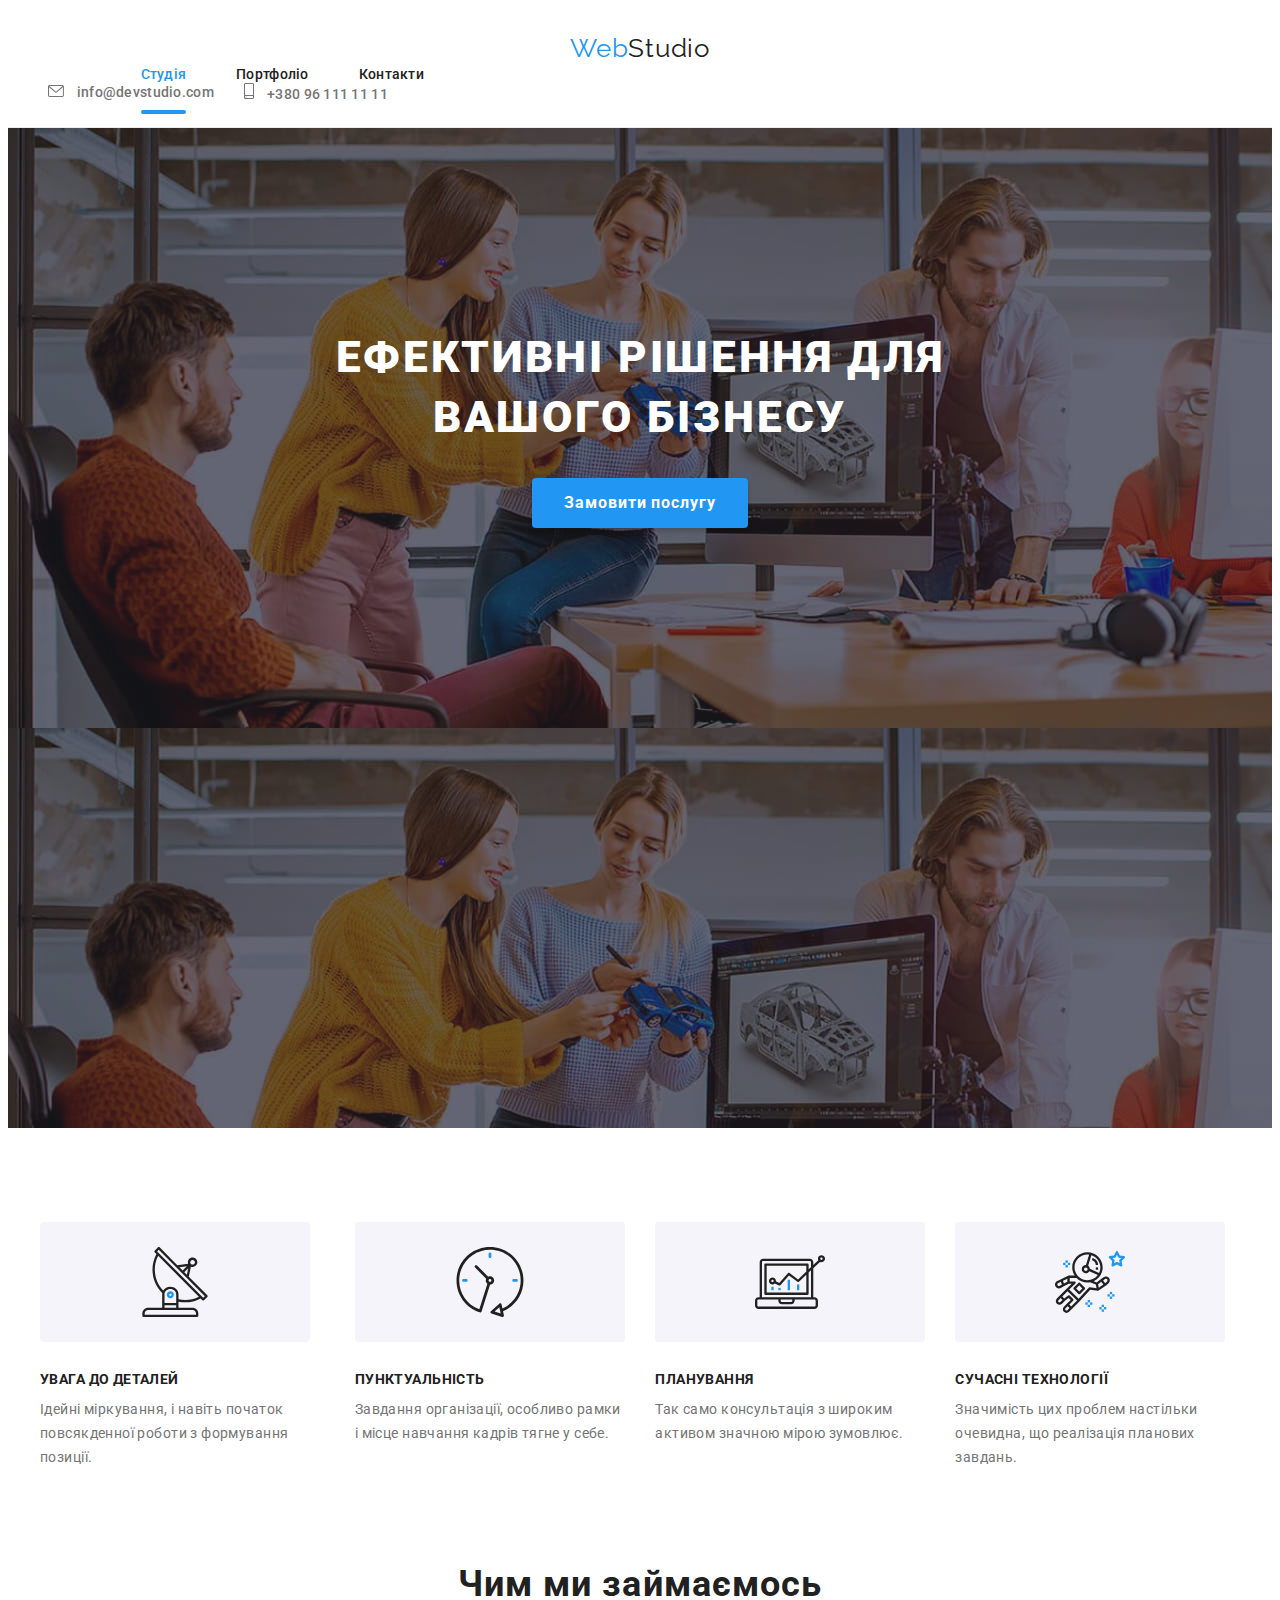
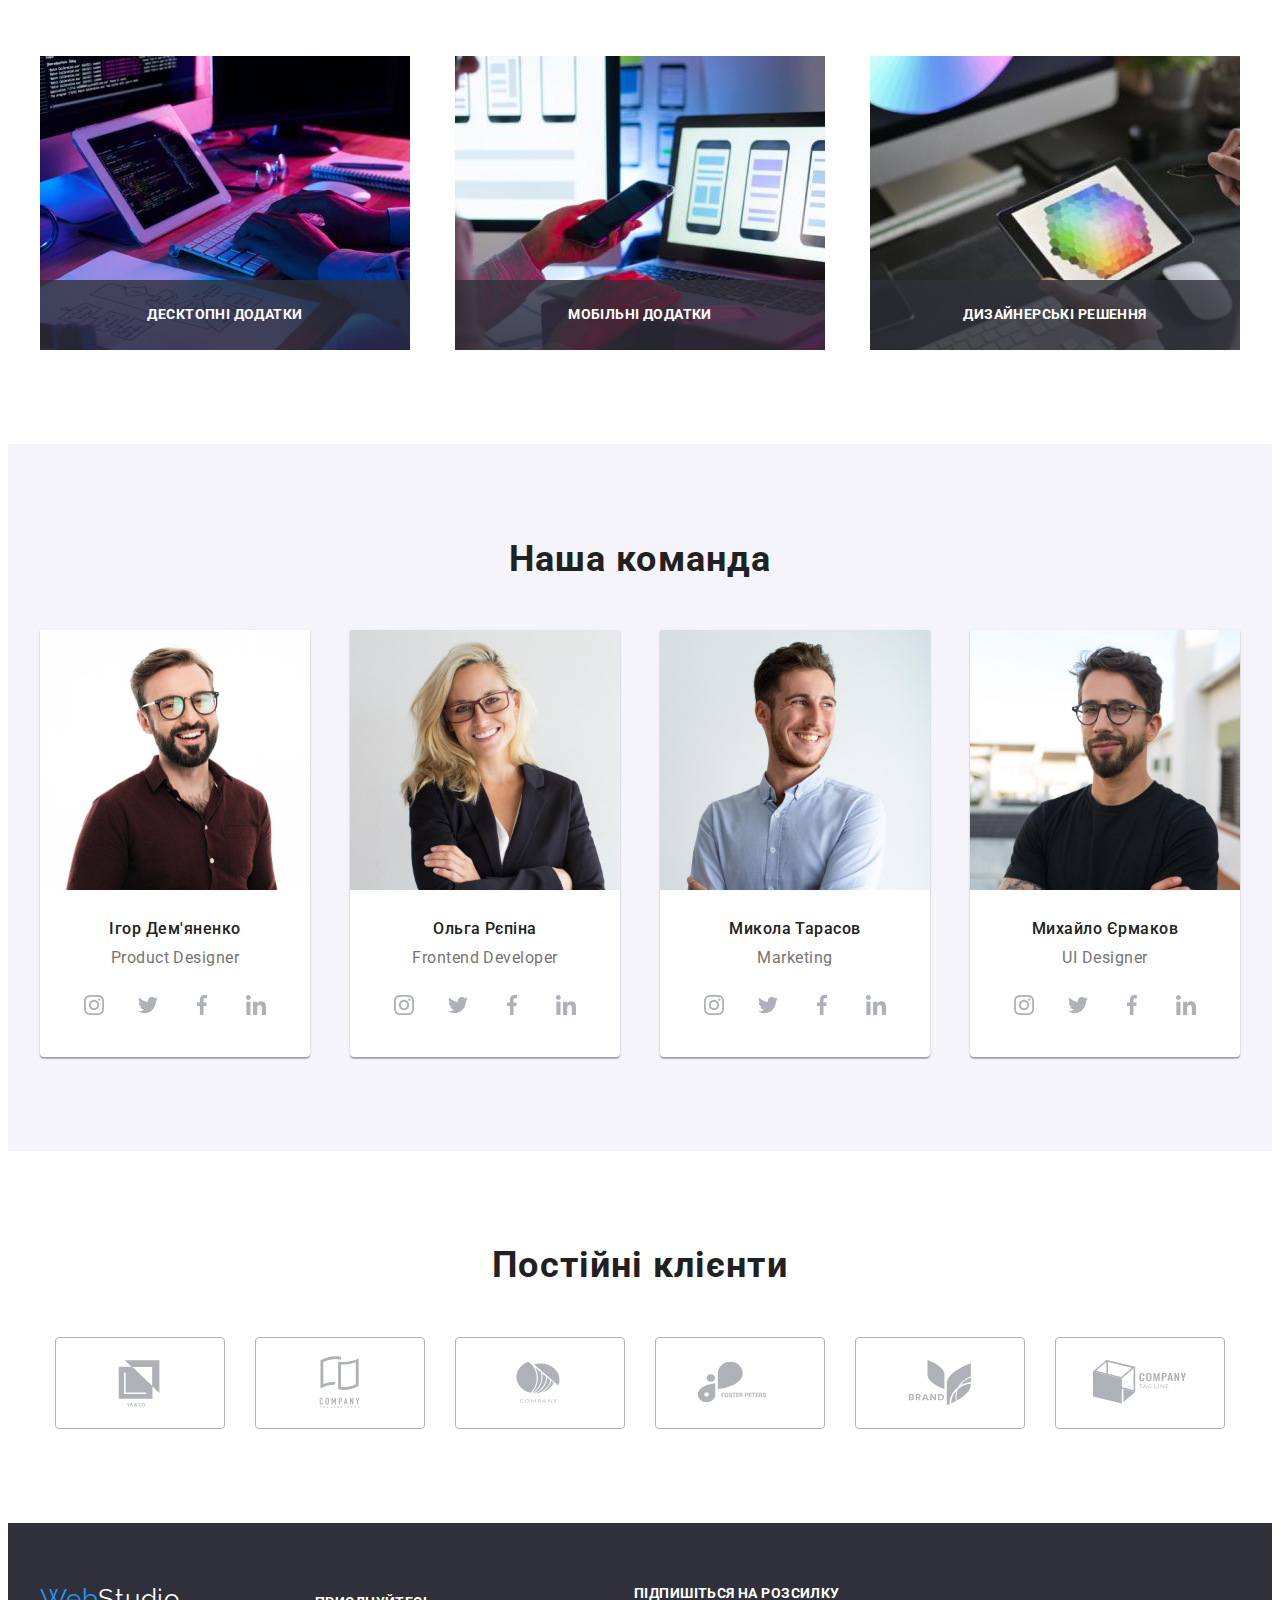
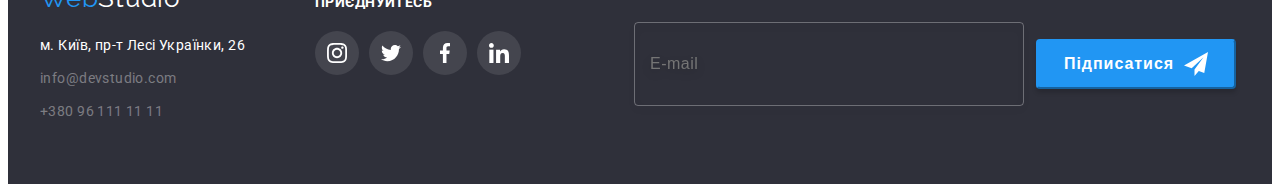
<file: index.html>
<!DOCTYPE html>
<html lang="uk">
  <head>
    <meta charset="utf-8" />
    <title>Студія</title>
    <link
      rel="stylesheet"
      href="https://cdnjs.cloudflare.com/ajax/libs/modern-normalize/1.1.0/modern-normalize.min.css"
      integrity="sha512-wpPYUAdjBVSE4KJnH1VR1HeZfpl1ub8YT/NKx4PuQ5NmX2tKuGu6U/JRp5y+Y8XG2tV+wKQpNHVUX03MfMFn9Q=="
      crossorigin="anonymous"
      referrerpolicy="no-referrer"
    />

    <link rel="preconnect" href="https://fonts.googleapis.com" />
    <link rel="preconnect" href="https://fonts.gstatic.com" crossorigin />
    <link
      href="https://fonts.googleapis.com/css2?family=Raleway:wght@700&family=Roboto:wght@400;500;700;900&display=swap"
      rel="stylesheet"
    />
    <link rel="stylesheet" href="css/main.min.css" />
  </head>
  <body>
    <header class="header">
      <div class="container">
        <a class="header__logo" href="./index.html"
          ><span class="header__logo--accent">Web</span>Studio</a
        >
        <nav class="navigation">
          <ul class="navigation__list">
            <li class="navigation__item">
              <a class="navigation__link navigation__link--current" href="./index.html">Студія</a>
            </li>
            <li class="navigation__item">
              <a class="navigation__link" href="./portfolio.html">Портфоліо</a>
            </li>
            <li class="navigation__item">
              <a class="navigation__link" href="/">Контакти</a>
            </li>
          </ul>
        </nav>
        <div class="contacts">
          <ul class="contacts__list">
            <li class="contacts__item">
              <a class="contacts__link" href="mailto:info@devstudio.com">
                <svg class="contacts__icon" width="16px" height="12px">
                  <use href="./images/icons-svg.svg#icon-envelope"></use>
                </svg>
                info@devstudio.com
              </a>
            </li>
            <li class="contacts__item">
              <a class="contacts__link" href="tel:+380961111111">
                <svg class="contacts__icon" width="10px" height="16px">
                  <use href="./images/icons-svg.svg#icon-smartphone"></use>
                </svg>
                +380 96 111 11 11
              </a>
            </li>
          </ul>
        </div>
      </div>
    </header>

    <main>
      <section class="hero section">
        <div class="container">
          <h1 class="hero__title">Ефективні рішення для вашого бізнесу</h1>
          <button class="hero__button" type="button" data-modal-open>Замовити послугу</button>
        </div>
      </section>

      <section class="about-us section">
        <div class="container">
          <ul class="about-us__list">
            <li class="about-us__item">
              <span class="about-us__img">
                <svg width="70px" height="70px">
                  <use href="./images/icons-svg.svg#icon-antenna-1"></use>
                </svg>
              </span>
              <h3 class="about-us__title">Увага до деталей</h3>
              <p class="about-us__text">
                Ідейні міркування, і навіть початок повсякденної роботи з формування позиції.
              </p>
            </li>
            <li class="about-us__item">
              <span class="about-us__img">
                <svg width="70px" height="70px">
                  <use href="./images/icons-svg.svg#icon-clock-1"></use>
                </svg>
              </span>
              <h3 class="about-us__title">Пунктуальність</h3>
              <p class="about-us__text">
                Завдання організації, особливо рамки і місце навчання кадрів тягне у себе.
              </p>
            </li>
            <li class="about-us__item">
              <span class="about-us__img">
                <svg width="70px" height="70px">
                  <use href="./images/icons-svg.svg#icon-diagram-1"></use>
                </svg>
              </span>
              <h3 class="about-us__title">Планування</h3>
              <p class="about-us__text">
                Так само консультація з широким активом значною мірою зумовлює.
              </p>
            </li>
            <li class="about-us__item">
              <span class="about-us__img">
                <svg width="70px" height="70px">
                  <use href="./images/icons-svg.svg#icon-astronaut-1"></use>
                </svg>
              </span>
              <h3 class="about-us__title">Сучасні технології</h3>
              <p class="about-us__text">
                Значимість цих проблем настільки очевидна, що реалізація планових завдань.
              </p>
            </li>
          </ul>
        </div>
      </section>

      <section class="working section">
        <div class="container">
          <h2 class="working__title">Чим ми займаємось</h2>
          <ul class="working__list">
            <li>
              <img src="./images/work1.jpg" alt="Порограмуємо сайти" width="370" />
              <div class="working__box">
                <h3 class="working__subtitle">Десктопні додатки</h3>
              </div>
            </li>
            <li>
              <img
                src="./images/work2.jpg"
                alt="Адаптуємо мобільні версії застосунків"
                width="370"
              />
              <div class="working__box">
                <h3 class="working__subtitle">Мобільні додатки</h3>
              </div>
            </li>
            <li>
              <img src="./images/work3.jpg" alt="Підбираємо дизайн та стилізацію" width="370" />
              <div class="working__box">
                <h3 class="working__subtitle">Дизайнерські решення</h3>
              </div>
            </li>
          </ul>
        </div>
      </section>

      <section class="workers section">
        <div class="container">
          <h2 class="workers__title">Наша команда</h2>
          <ul class="workers__list">
            <li class="workers__item">
              <img
                class="workers__img"
                src="./images/worker4.jpg"
                alt="Портрет Ігора Дем'яненко"
                width="270"
              />
              <div class="workers__containers">
                <h3 class="workers__name">Ігор Дем'яненко</h3>
                <p class="workers__subname">Product Designer</p>

                <div class="networks">
                  <ul class="networks__list">
                    <li>
                      <a class="networks__link" href="#">
                        <svg width="20px" height="20px">
                          <use href="./images/icons-svg.svg#icon-instagram-2 "></use>
                        </svg>
                      </a>
                    </li>
                    <li>
                      <a class="networks__link" href="#">
                        <svg width="20px" height="20px">
                          <use href="./images/icons-svg.svg#icon-twitter-1 "></use>
                        </svg>
                      </a>
                    </li>
                    <li>
                      <a class="networks__link" href="#">
                        <svg width="20px" height="20px">
                          <use href="./images/icons-svg.svg#icon-facebook-1 "></use>
                        </svg>
                      </a>
                    </li>
                    <li>
                      <a class="networks__link" href="#">
                        <svg width="20px" height="20px">
                          <use href="./images/icons-svg.svg#icon-linkedin-1 "></use>
                        </svg>
                      </a>
                    </li>
                  </ul>
                </div>
              </div>
            </li>
            <li class="workers__item">
              <img
                class="workers__img"
                src="./images/worker3.jpg"
                alt="Портрет Ольги Рєпіной"
                width="270"
              />
              <div class="workers__containers">
                <h3 class="workers__name">Ольга Рєпіна</h3>
                <p class="workers__subname">Frontend Developer</p>

                <div class="networks">
                  <ul class="networks__list">
                    <li>
                      <a class="networks__link" href="#">
                        <svg width="20px" height="20px">
                          <use href="./images/icons-svg.svg#icon-instagram-2 "></use>
                        </svg>
                      </a>
                    </li>
                    <li>
                      <a class="networks__link" href="#">
                        <svg width="20px" height="20px">
                          <use href="./images/icons-svg.svg#icon-twitter-1 "></use>
                        </svg>
                      </a>
                    </li>
                    <li>
                      <a class="networks__link" href="#">
                        <svg width="20px" height="20px">
                          <use href="./images/icons-svg.svg#icon-facebook-1 "></use>
                        </svg>
                      </a>
                    </li>
                    <li>
                      <a class="networks__link" href="#">
                        <svg width="20px" height="20px">
                          <use href="./images/icons-svg.svg#icon-linkedin-1 "></use>
                        </svg>
                      </a>
                    </li>
                  </ul>
                </div>
              </div>
            </li>
            <li class="workers__item">
              <img
                class="workers__img"
                src="./images/worker2.jpg"
                alt="Портрет Миколи Тарасова"
                width="270"
              />
              <div class="workers__containers">
                <h3 class="workers__name">Микола Тарасов</h3>
                <p class="workers__subname">Marketing</p>

                <div class="networks">
                  <ul class="networks__list">
                    <li>
                      <a class="networks__link" href="#">
                        <svg width="20px" height="20px">
                          <use href="./images/icons-svg.svg#icon-instagram-2 "></use>
                        </svg>
                      </a>
                    </li>
                    <li>
                      <a class="networks__link" href="#">
                        <svg width="20px" height="20px">
                          <use href="./images/icons-svg.svg#icon-twitter-1 "></use>
                        </svg>
                      </a>
                    </li>
                    <li>
                      <a class="networks__link" href="#">
                        <svg width="20px" height="20px">
                          <use href="./images/icons-svg.svg#icon-facebook-1 "></use>
                        </svg>
                      </a>
                    </li>
                    <li>
                      <a class="networks__link" href="#">
                        <svg width="20px" height="20px">
                          <use href="./images/icons-svg.svg#icon-linkedin-1 "></use>
                        </svg>
                      </a>
                    </li>
                  </ul>
                </div>
              </div>
            </li>
            <li class="workers__item">
              <img
                class="workers__img"
                src="./images/worker1.jpg"
                alt="Портрет Михайла Єрмакова"
                width="270"
              />
              <div class="workers__containers">
                <h3 class="workers__name">Михайло Єрмаков</h3>
                <p class="workers__subname">UI Designer</p>

                <div class="networks">
                  <ul class="networks__list">
                    <li>
                      <a class="networks__link" href="#">
                        <svg width="20px" height="20px">
                          <use href="./images/icons-svg.svg#icon-instagram-2 "></use>
                        </svg>
                      </a>
                    </li>
                    <li>
                      <a class="networks__link" href="#">
                        <svg width="20px" height="20px">
                          <use href="./images/icons-svg.svg#icon-twitter-1 "></use>
                        </svg>
                      </a>
                    </li>
                    <li>
                      <a class="networks__link" href="#">
                        <svg width="20px" height="20px">
                          <use href="./images/icons-svg.svg#icon-facebook-1 "></use>
                        </svg>
                      </a>
                    </li>
                    <li>
                      <a class="networks__link" href="#">
                        <svg width="20px" height="20px">
                          <use href="./images/icons-svg.svg#icon-linkedin-1 "></use>
                        </svg>
                      </a>
                    </li>
                  </ul>
                </div>
              </div>
            </li>
          </ul>
        </div>
      </section>

      <section class="customers section">
        <div class="container">
          <h3 class="customers__title">Постійні клієнти</h3>
          <ul class="customers__list">
            <li>
              <a href="#" class="customers__link">
                <svg width="106" height="60">
                  <use href="images/icons-svg.svg#icon-logo"></use>
                </svg>
              </a>
            </li>
            <li>
              <a href="#" class="customers__link">
                <svg width="106" height="60">
                  <use href="images/icons-svg.svg#icon-logo-1"></use>
                </svg>
              </a>
            </li>
            <li>
              <a href="#" class="customers__link">
                <svg width="106" height="60">
                  <use href="images/icons-svg.svg#icon-logo-2"></use>
                </svg>
              </a>
            </li>
            <li>
              <a href="#" class="customers__link">
                <svg width="106" height="60">
                  <use href="images/icons-svg.svg#icon-logo-3"></use>
                </svg>
              </a>
            </li>
            <li>
              <a href="#" class="customers__link">
                <svg width="106" height="60">
                  <use href="images/icons-svg.svg#icon-logo-4"></use>
                </svg>
              </a>
            </li>
            <li>
              <a href="#" class="customers__link">
                <svg width="106" height="60">
                  <use href="images/icons-svg.svg#icon-logo-5"></use>
                </svg>
              </a>
            </li>
          </ul>
        </div>
      </section>
    </main>

    <footer class="footer">
      <div class="container footer__container">
        <div class="logo">
          <a class="logo__link" href="./index.html"><span class="logo--accent">Web</span>Studio</a>

          <address>
            <ul class="adress">
              <li>
                <a class="adress__map" href="https://goo.gl/maps/a3hXPs2gopuknRLp6"
                  >м. Київ, пр-т Лесі Українки, 26</a
                >
              </li>
              <li>
                <a class="adress__mail" href="mailto:info@devstudio.com">info@devstudio.com</a>
              </li>
              <li>
                <a class="adress__tel" href="tel:+380961111111">+380 96 111 11 11</a>
              </li>
            </ul>
          </address>
        </div>

        <div class="social">
          <h3 class="social__title">Приєднуйтесь</h3>
          <ul class="social__list">
            <li>
              <a class="social__link" href="#">
                <svg width="20px" height="20px">
                  <use href="./images/icons-svg.svg#icon-instagram-2 "></use>
                </svg>
              </a>
            </li>
            <li>
              <a class="social__link" href="#">
                <svg width="20px" height="20px">
                  <use href="./images/icons-svg.svg#icon-twitter-1 "></use>
                </svg>
              </a>
            </li>
            <li>
              <a class="social__link" href="#">
                <svg width="20px" height="20px">
                  <use href="./images/icons-svg.svg#icon-facebook-1 "></use>
                </svg>
              </a>
            </li>
            <li>
              <a class="social__link" href="#">
                <svg width="20px" height="20px">
                  <use href="./images/icons-svg.svg#icon-linkedin-1 "></use>
                </svg>
              </a>
            </li>
          </ul>
        </div>

        <div class="email">
          <p class="email__title">Підпишіться на розсилку</p>
          <form class="email__form">
            <label class="email__label"
              ><input placeholder="E-mail" class="email__input" type="email"
            /></label>
            <button type="submit" class="email__button">
              Підписатися
              <svg class="email__send" width="24px" height="24px">
                <use href="./images/icons-svg.svg#icon-send"></use>
              </svg>
            </button>
          </form>
        </div>
      </div>
    </footer>

    <div class="backdrop is-hidden" data-modal>
      <div class="modal">
        <button class="modal__close" type="button" data-modal-close>
          <svg width="18px" height="18px"><use href="./images/icons-svg.svg#icon-close"></use></svg>
        </button>
        <h2 class="form__title">Залиште свої дані, ми вам передзвонимо</h2>
        <form class="form" name="contact-form">
          <label class="form__label" for="person-name">Ім'я</label>
          <div class="form__container">
            <input class="form__input" id="person-name" type="text" name="person-name" />
            <svg class="form__icon" width="18px" height="18px">
              <use href="./images/icons-svg.svg#icon-person"></use>
            </svg>
          </div>
          <label class="form__label" for="person-phone">Телефон</label>
          <div class="form__container">
            <input class="form__input" id="person-phone" type="tel" name="person-phone" />
            <svg class="form__icon" width="18px" height="18px">
              <use href="./images/icons-svg.svg#icon-phone"></use>
            </svg>
          </div>
          <label class="form__label" for="person-email">Пошта</label>
          <div class="form__container">
            <input class="form__input" id="person-email" type="email" name="person-email" />
            <svg class="form__icon" width="18px" height="18px">
              <use href="./images/icons-svg.svg#icon-email"></use>
            </svg>
          </div>
          <label class="form__label" for="person-comment">Коментар</label>
          <textarea
            placeholder="Введіть текст"
            class="form__textarea"
            id="person-comment"
            name="person-comment"
          ></textarea>

          <div class="conditions">
            <label class="conditions__checkbox">
              <input type="checkbox" name="secure" value="agreement" class="conditions__box" />
              <span class="conditions__custom"></span
              ><span class="conditions__text"
                >Погоджуюся з розсилкою та приймаю
                <span class="conditions__secure">Умови договору</span>
              </span>
            </label>
          </div>
          <div>
            <button type="submit" class="modal__button">Відправити</button>
          </div>
        </form>
      </div>
    </div>
    <script src="./js/modal.js"></script>
  </body>
</html>
</file>
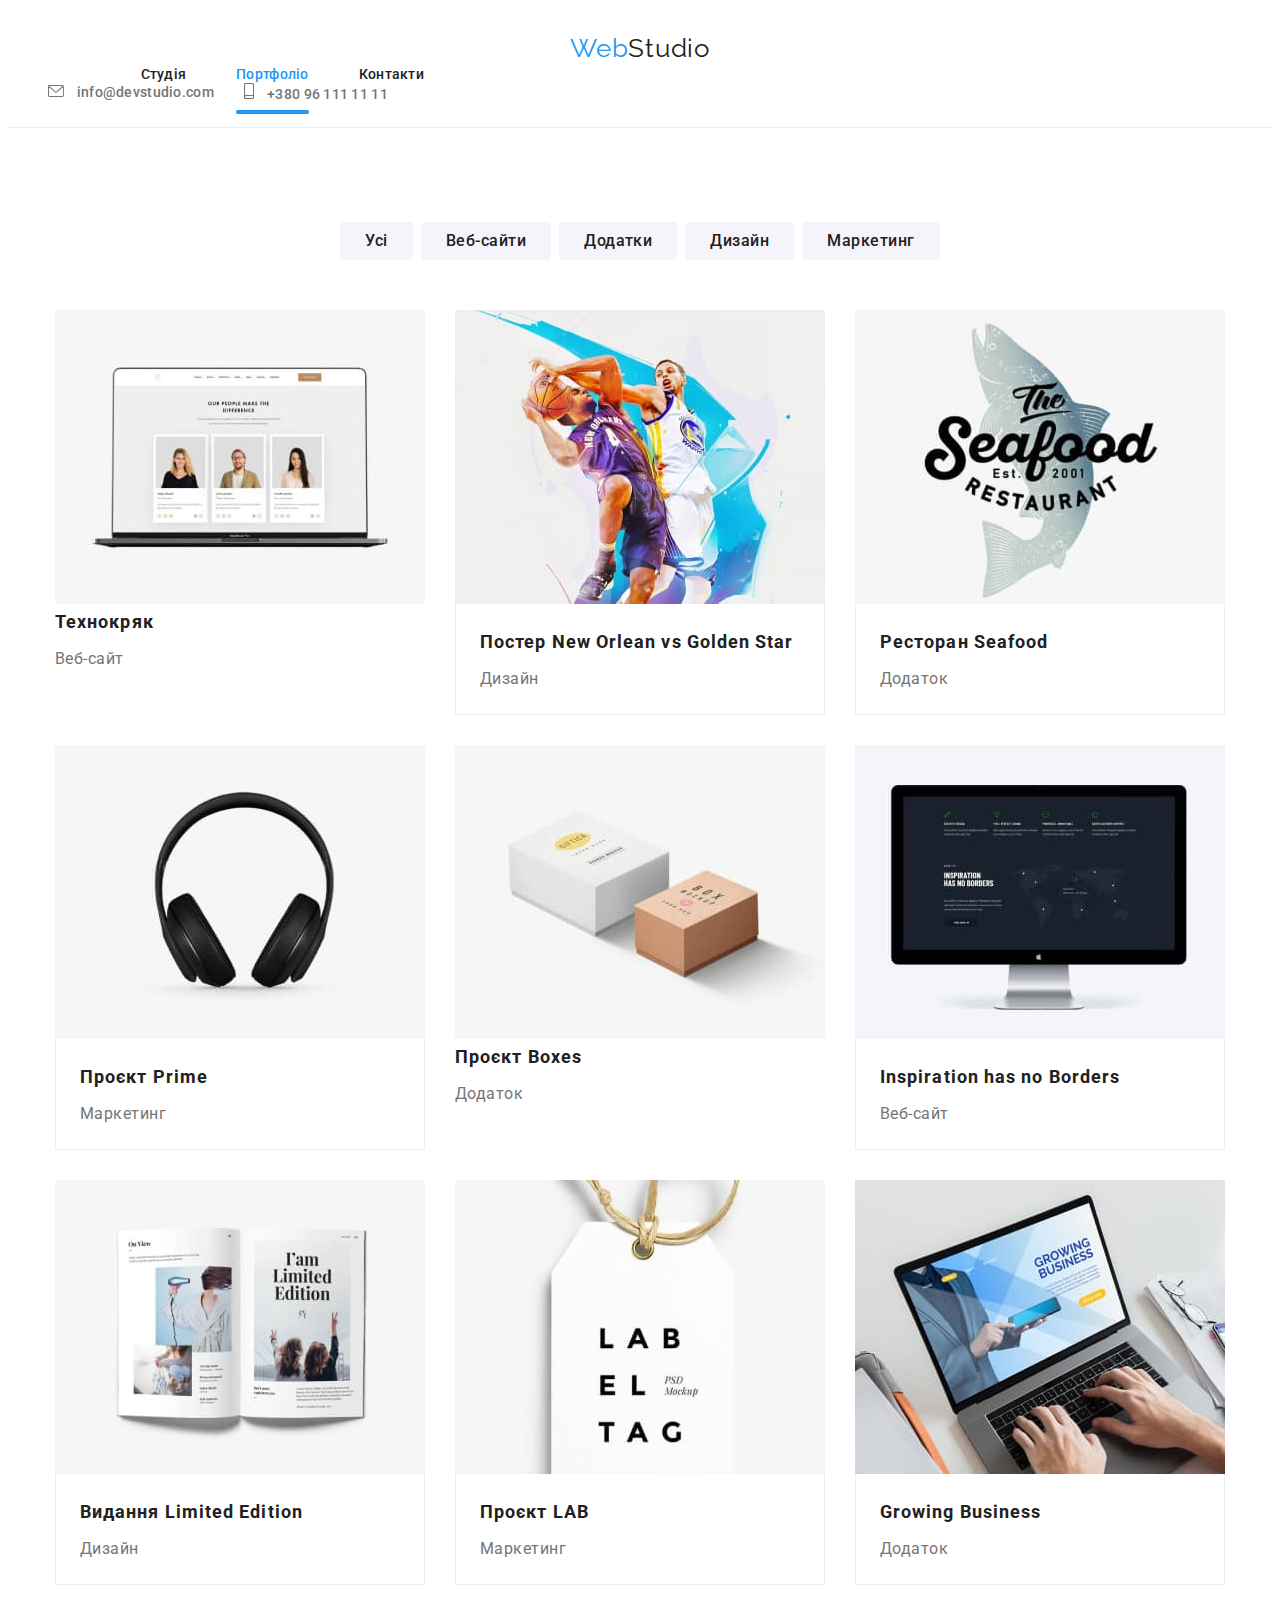
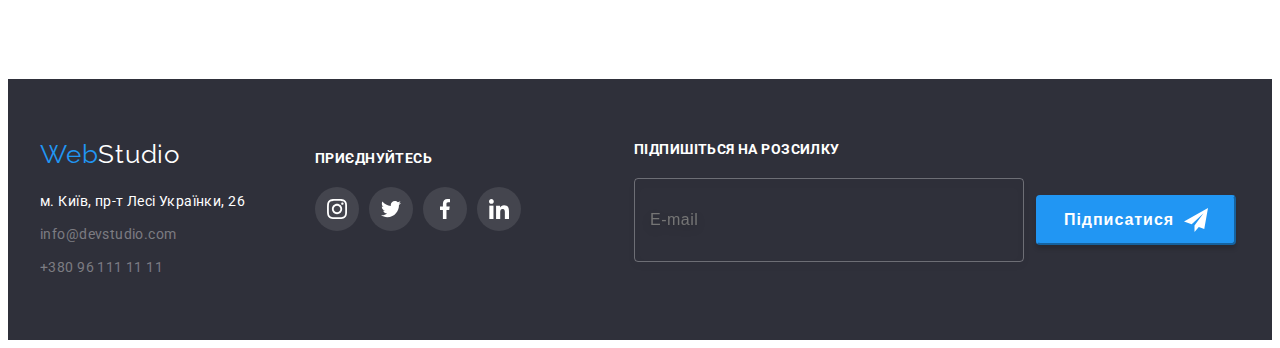
<file: portfolio.html>
<!DOCTYPE html>
<html lang="uk">
  <head>
    <meta charset="utf-8" />
    <title>Студія</title>
    <link
      rel="stylesheet"
      href="https://cdnjs.cloudflare.com/ajax/libs/modern-normalize/1.1.0/modern-normalize.min.css"
      integrity="sha512-wpPYUAdjBVSE4KJnH1VR1HeZfpl1ub8YT/NKx4PuQ5NmX2tKuGu6U/JRp5y+Y8XG2tV+wKQpNHVUX03MfMFn9Q=="
      crossorigin="anonymous"
      referrerpolicy="no-referrer"
    />
    <link rel="preconnect" href="https://fonts.googleapis.com" />
    <link rel="preconnect" href="https://fonts.gstatic.com" crossorigin />
    <link
      href="https://fonts.googleapis.com/css2?family=Raleway:wght@700&family=Roboto:wght@400;500;700;900&display=swap"
      rel="stylesheet"
    />
    <link rel="stylesheet" href="css/main.min.css" />
  </head>
  <body>
    <header class="header">
      <div class="container">
        <a class="header__logo" href="./index.html"
          ><span class="header__logo--accent">Web</span>Studio</a
        >
        <nav class="navigation">
          <ul class="navigation__list">
            <li class="navigation__item">
              <a class="navigation__link" href="./index.html">Студія</a>
            </li>
            <li class="navigation__item">
              <a class="navigation__link navigation__link--current" href="./portfolio.html"
                >Портфоліо</a
              >
            </li>
            <li class="navigation__item">
              <a class="navigation__link" href="/">Контакти</a>
            </li>
          </ul>
        </nav>
        <div class="contacts">
          <ul class="contacts__list">
            <li class="contacts__item">
              <a class="contacts__link" href="mailto:info@devstudio.com">
                <svg class="contacts__icon" width="16px" height="12px">
                  <use href="./images/icons-svg.svg#icon-envelope"></use>
                </svg>
                info@devstudio.com
              </a>
            </li>
            <li class="contacts__item">
              <a class="contacts__link" href="tel:+380961111111">
                <svg class="contacts__icon" width="10px" height="16px">
                  <use href="./images/icons-svg.svg#icon-smartphone"></use>
                </svg>
                +380 96 111 11 11
              </a>
            </li>
          </ul>
        </div>
      </div>
    </header>
    <main>
      <section class="portfolio section">
        <div class="container">
          <ul class="portfolio__list">
            <li>
              <button class="portfolio__button" type="button">Усі</button>
            </li>
            <li>
              <button class="portfolio__button" type="button">Веб-сайти</button>
            </li>
            <li>
              <button class="portfolio__button" type="button">Додатки</button>
            </li>
            <li>
              <button class="portfolio__button" type="button">Дизайн</button>
            </li>
            <li>
              <button class="portfolio__button" type="button">Маркетинг</button>
            </li>
          </ul>
          <div class="projeckt">
            <ul class="projeckt__list">
              <li class="projeckt__item">
                <div class="projeckt__img">
                  <img
                    src="./images/portfolio-image-tehnokrack.jpg"
                    alt="Веб-сайт"
                    height="294"
                    width="370"
                  />
                  <div class="projeckt__overlay">
                    <p>
                      Ресурс пропонує комплексні пропозиції з різним рівнем функціоналу та сервісів.
                      Все це дозволить відвідувачу отримати вичерпні відомості про компанію чи
                      приватну особу
                    </p>
                  </div>
                </div>
                <div class="projeckts__box">
                  <h3 class="projeckt__title">Технокряк</h3>
                  <p class="projeckt__text">Веб-сайт</p>
                </div>
              </li>
              <li class="projeckt__item">
                <div class="projeckt__img">
                  <img
                    src="./images/portfolio-image-neworlean.jpg"
                    alt="Постер New Orlean vs Golden Star"
                    height="294"
                    width="370"
                  />

                  <div class="projeckt__overlay">
                    <p>
                      Ресурс пропонує комплексні пропозиції з різним рівнем функціоналу та сервісів.
                      Все це дозволить відвідувачу отримати вичерпні відомості про компанію чи
                      приватну особу
                    </p>
                  </div>
                </div>

                <div class="projeckt__box">
                  <h3 class="projeckt__title">Постер New Orlean vs Golden Star</h3>
                  <p class="projeckt__text">Дизайн</p>
                </div>
              </li>
              <li class="projeckt__item">
                <div class="projeckt__img">
                  <img
                    src="./images/portfolio-image-restotanseafood.jpg"
                    alt="Логотип ресторану Seafood"
                    height="294"
                    width="370"
                  />

                  <div class="projeckt__overlay">
                    <p>
                      Ресурс пропонує комплексні пропозиції з різним рівнем функціоналу та сервісів.
                      Все це дозволить відвідувачу отримати вичерпні відомості про компанію чи
                      приватну особу
                    </p>
                  </div>
                </div>

                <div class="projeckt__box">
                  <h3 class="projeckt__title">Ресторан Seafood</h3>
                  <p class="projeckt__text">Додаток</p>
                </div>
              </li>
              <li class="projeckt__item">
                <div class="projeckt__img">
                  <img
                    src="./images/portfolio-image-projecktprime.jpg"
                    alt="Навушники"
                    height="294"
                    width="370"
                  />

                  <div class="projeckt__overlay">
                    <p>
                      Ресурс пропонує комплексні пропозиції з різним рівнем функціоналу та сервісів.
                      Все це дозволить відвідувачу отримати вичерпні відомості про компанію чи
                      приватну особу
                    </p>
                  </div>
                </div>

                <div class="projeckt__box">
                  <h3 class="projeckt__title">Проєкт Prime</h3>
                  <p class="projeckt__text">Маркетинг</p>
                </div>
              </li>
              <li class="projeckt__item">
                <div class="projeckt__img">
                  <img
                    src="./images/portfolio-image-projecktboxes.jpg"
                    alt="Коробки"
                    height="294"
                    width="370"
                  />

                  <div class="projeckt__overlay">
                    <p>
                      Ресурс пропонує комплексні пропозиції з різним рівнем функціоналу та сервісів.
                      Все це дозволить відвідувачу отримати вичерпні відомості про компанію чи
                      приватну особу
                    </p>
                  </div>
                </div>

                <div class="projeckts__box">
                  <h3 class="projeckt__title">Проєкт Boxes</h3>
                  <p class="projeckt__text">Додаток</p>
                </div>
              </li>
              <li class="projeckt__item">
                <div class="projeckt__img">
                  <img
                    src="./images/portfolio-image-inspiration.jpg"
                    alt="Екран з картою світу"
                    height="294"
                    width="370"
                  />

                  <div class="projeckt__overlay">
                    <p>
                      Ресурс пропонує комплексні пропозиції з різним рівнем функціоналу та сервісів.
                      Все це дозволить відвідувачу отримати вичерпні відомості про компанію чи
                      приватну особу
                    </p>
                  </div>
                </div>

                <div class="projeckt__box">
                  <h3 class="projeckt__title">Inspiration has no Borders</h3>
                  <p class="projeckt__text">Веб-сайт</p>
                </div>
              </li>

              <li class="projeckt__item">
                <div class="projeckt__img">
                  <img
                    src="./images/portfolio-image-видання-limitedidition.jpg"
                    alt="Журнал Limited Edition"
                    height="294"
                    width="370"
                  />

                  <div class="projeckt__overlay">
                    <p>
                      Ресурс пропонує комплексні пропозиції з різним рівнем функціоналу та сервісів.
                      Все це дозволить відвідувачу отримати вичерпні відомості про компанію чи
                      приватну особу
                    </p>
                  </div>
                </div>

                <div class="projeckt__box">
                  <h3 class="projeckt__title">Видання Limited Edition</h3>
                  <p class="projeckt__text">Дизайн</p>
                </div>
              </li>
              <li class="projeckt__item">
                <div class="projeckt__img">
                  <img
                    src="./images/portfolio-image-projecktlab.jpg"
                    alt="Бірка LAB EL TAG"
                    height="294"
                    width="370"
                  />

                  <div class="projeckt__overlay">
                    <p>
                      Ресурс пропонує комплексні пропозиції з різним рівнем функціоналу та сервісів.
                      Все це дозволить відвідувачу отримати вичерпні відомості про компанію чи
                      приватну особу
                    </p>
                  </div>
                </div>

                <div class="projeckt__box">
                  <h3 class="projeckt__title">Проєкт LAB</h3>
                  <p class="projeckt__text">Маркетинг</p>
                </div>
              </li>
              <li class="projeckt__item">
                <div class="projeckt__img">
                  <img
                    src="./images/portfolio-image-growingbissnes.jpg"
                    alt="Ноутбук"
                    height="294"
                    width="370"
                  />
                  <div class="projeckt__overlay">
                    <p>
                      Ресурс пропонує комплексні пропозиції з різним рівнем функціоналу та сервісів.
                      Все це дозволить відвідувачу отримати вичерпні відомості про компанію чи
                      приватну особу
                    </p>
                  </div>
                </div>

                <div class="projeckt__box">
                  <h3 class="projeckt__title">Growing Business</h3>
                  <p class="projeckt__text">Додаток</p>
                </div>
              </li>
            </ul>
          </div>
        </div>
      </section>
    </main>

    <footer class="footer">
      <div class="container footer__container">
        <div class="logo">
          <a class="logo__link" href="./index.html"><span class="logo--accent">Web</span>Studio</a>

          <address>
            <ul class="adress">
              <li>
                <a class="adress__map" href="https://goo.gl/maps/a3hXPs2gopuknRLp6"
                  >м. Київ, пр-т Лесі Українки, 26</a
                >
              </li>
              <li>
                <a class="adress__mail" href="mailto:info@devstudio.com">info@devstudio.com</a>
              </li>
              <li>
                <a class="adress__tel" href="tel:+380961111111">+380 96 111 11 11</a>
              </li>
            </ul>
          </address>
        </div>

        <div class="social">
          <h3 class="social__title">Приєднуйтесь</h3>
          <ul class="social__list">
            <li>
              <a class="social__link" href="#">
                <svg width="20px" height="20px">
                  <use href="./images/icons-svg.svg#icon-instagram-2 "></use>
                </svg>
              </a>
            </li>
            <li>
              <a class="social__link" href="#">
                <svg width="20px" height="20px">
                  <use href="./images/icons-svg.svg#icon-twitter-1 "></use>
                </svg>
              </a>
            </li>
            <li>
              <a class="social__link" href="#">
                <svg width="20px" height="20px">
                  <use href="./images/icons-svg.svg#icon-facebook-1 "></use>
                </svg>
              </a>
            </li>
            <li>
              <a class="social__link" href="#">
                <svg width="20px" height="20px">
                  <use href="./images/icons-svg.svg#icon-linkedin-1 "></use>
                </svg>
              </a>
            </li>
          </ul>
        </div>

        <div class="email">
          <p class="email__title">Підпишіться на розсилку</p>
          <form class="email__form">
            <label class="email__label"
              ><input placeholder="E-mail" class="email__input" type="email"
            /></label>
            <button type="submit" class="email__button">
              Підписатися
              <svg class="email__send" width="24px" height="24px">
                <use href="./images/icons-svg.svg#icon-send"></use>
              </svg>
            </button>
          </form>
        </div>
      </div>
    </footer>
  </body>
</html>
</file>
<file: css/main.min.css>
:root{--color-head: #212121;--color-text-hover: #2196f3;--color-secondary: #757575;--color-button-portfolio: #f5f4fa;--color-button-portfolio-hover: #2196f3;--color-white: #fff;--color-background: #2f303a;--color-svg-content: #afb1b8;--color-svg-content-hover: #2196f3;--color-adress-footer: #fff 0.6;--background-social-link-footer: rgba(255, 255, 255, 0.1);--fill-social-footer: #fff;--background-social-link-footer-hover: #2196f3;--input-border: rgba(33, 33, 33, 0.2);--border-line: 1px solid rgba(33, 33, 33, 0.2);--border-line-hover: 1px solid #2196F3}body{font-family:"Roboto","Times New Roman",sans-serif;color:var(--color-head);font-style:normal}h1,h2,h3,h4,h5,h6,ul,li,p{padding:0px;margin:0px}.link{text-decoration:none}ul{list-style:none}img{display:block}.visually-hiden{position:absolute;white-space:nowrap;width:1px;height:1px;overflow:hidden;border:0;padding:0;clip:rect(0, 0, 0, 0);clip-path:inset(50%);margin:-1px}.container{width:100%;max-width:1200px;margin:0 auto;padding:0 15px}.section{padding:94px 0}.about-us__list{display:flex;padding-bottom:0;padding-top:0}.about-us_item{width:calc((100% - 90px)/4)}.about-us__item:not(:last-of-type){margin-right:30px}.about-us__img{display:flex;justify-content:center;align-items:center;width:270px;height:120px;background-color:#f5f4fa;border-radius:4px;margin-bottom:30px}.about-us__title{color:var(--color-head);font-size:14px;line-height:1.14;font-weight:700;letter-spacing:.03em;text-transform:uppercase;margin-top:0;margin-bottom:10px}.about-us__text{color:var(--color-secondary);font-weight:400;font-size:14px;line-height:1.71;letter-spacing:.03em}.customers__title{font-size:36px;line-height:1.16;text-align:center;letter-spacing:.03em;color:var(--color-head);margin-bottom:50px}.customers__list{display:flex;gap:30px;justify-content:center}.customers__link{display:flex;align-items:center;justify-content:center;width:170px;height:92px;border:1px solid var(--color-svg-content);fill:var(--color-svg-content);box-sizing:border-box;border-radius:4px;cursor:pointer;transition-property:border,fill;transition-duration:250ms;transition-timing-function:cubic-bezier(0.4, 0, 0.2, 1)}.customers__link:hover,.customers__link:focus{border:1px solid var(--color-svg-content-hover);fill:var(--color-svg-content-hover)}.footer{background-color:#2f303a;padding-top:60px;padding-bottom:60px}.footer__container{display:flex;gap:70px}.logo{display:flex;flex-direction:column}.logo__link{color:#fff;font-size:26px;font-family:"Raleway";font-style:normal;text-decoration:none;line-height:1.2;letter-spacing:.03em;margin-bottom:20px}.logo--accent{color:#2196f3}.adress{display:flex;flex-direction:column;gap:9px}.adress__map{color:#fff;font-style:normal;font-size:14px;text-decoration:none;line-height:1.71;letter-spacing:.03em;margin-top:9px;transition-property:color;transition-duration:250ms;transition-timing-function:cubic-bezier(0.4, 0, 0.2, 1)}.adress__mail,.adress__tel{color:rgba(255,255,255,.3764705882);font-style:normal;font-size:14px;text-decoration:none;line-height:1.71;letter-spacing:.03em;transition-property:color;transition-duration:250ms;transition-timing-function:cubic-bezier(0.4, 0, 0.2, 1)}.adress__map:hover,.adress__map:focus,.adress__mail:hover,.adress__mail:focus,.adress__tel:hover,.adress__tel:focus{color:var(--accent-color);color:var(--color-text-hover)}.social{margin:12px 0 40px 0}.social__title{font-size:14px;line-height:1.14;font-weight:700;letter-spacing:.03em;text-transform:uppercase;color:var(--color-white);margin-bottom:20px}.social__list{display:flex;align-items:center;gap:10px}.social__link{display:flex;align-items:center;justify-content:center;width:44px;height:44px;background-color:var(--background-social-link-footer);fill:var(--fill-social-footer);border-radius:50%;transition-property:background-color;transition-duration:250ms;transition-timing-function:cubic-bezier(0.4, 0, 0.2, 1)}.social__link:hover,.social__link:focus{background-color:var(--background-social-link-footer-hover)}.email{margin-left:43px;margin-top:3px}.email__title{font-style:normal;font-weight:700;font-size:14px;line-height:1.14;letter-spacing:.03em;text-transform:uppercase;color:var(--color-white);margin-bottom:20px}.email__form{display:flex;justify-content:center;align-items:center}.email__input{width:358px;height:50px;padding:16px 15px;border:1px solid rgba(255,255,255,.3);filter:drop-shadow(0px 4px 4px rgba(0, 0, 0, 0.15));border-radius:4px;background:none;margin-right:12px;font-weight:400;font-size:16px;line-height:1.25;letter-spacing:.03em;color:rgba(255,255,255,.6)}.email__button{display:flex;justify-content:center;align-items:center;width:200px;height:50px;box-shadow:0px 4px 4px rgba(0,0,0,.15);background-color:var(--color-button-portfolio-hover);border-radius:4px;border-color:var(--color-button-portfolio-hover);font-style:normal;font-weight:700;font-size:16px;line-height:1.875;letter-spacing:.06em;color:var(--color-white);fill:var(--color-white)}.email__send{margin-left:10px}.header{display:flex;justify-content:center;text-align:center;border-bottom:1px solid #ececec;padding:24.5px}.header__logo{color:var(--color-head);font-size:26px;font-family:"Raleway";text-decoration:none;line-height:1.2;letter-spacing:.03em}.header__logo--accent{color:#2196f3}.navigation{display:flex}.navigation__list{margin-left:93px;display:flex;align-items:center}.navigation__item{margin-right:50px}.navigation__item:last-child{margin-right:0px}.navigation__link{color:var(--color-head);font-size:14px;font-weight:500;text-decoration:none;line-height:1.14;letter-spacing:.02em;transition-property:color;transition-duration:250ms;transition-timing-function:cubic-bezier(0.4, 0, 0.2, 1)}.navigation__link--current{position:relative;color:var(--color-text-hover)}.navigation__link--current::after{display:block;position:absolute;color:var(--color-text-hover);background:var(--color-text-hover);border-radius:2px;width:100%;height:4px;content:"";bottom:-32px}.navigation__link:focus{color:var(--color-text-hover)}.navigation__link:hover{color:var(--color-text-hover)}.contacts{margin-left:auto;display:flex}.contacts__list{display:flex;align-items:center}.contacts__item{margin-right:30px}.contacts__item:last-child{margin-right:0}.contacts__link{display:block;color:var(--color-secondary);font-size:14px;font-weight:500;text-decoration:none;line-height:1.14;fill:#757575;letter-spacing:.02em;transition-property:color;transition-duration:250ms;transition-timing-function:cubic-bezier(0.4, 0, 0.2, 1)}.contacts__link:hover{color:var(--color-text-hover)}.contacts__link:focus{color:var(--color-text-hover)}.contacts__link:hover .adress__icon,.contacts__link:focus .adress__icon{fill:var(--color-svg-content-hover)}.contacts__icon{margin-right:10px;fill:currentColor;transition-property:fill;transition-duration:250ms;transition-timing-function:cubic-bezier(0.4, 0, 0.2, 1)}.hero{background-color:var(--color-background);height:600px;max-width:1600px;margin:auto auto;background-image:linear-gradient(to right, rgba(47, 48, 58, 0.4), rgba(47, 48, 58, 0.4)),url(../images/studio-bcg-hero.jpg);padding-top:200px;padding-bottom:200px}.hero__title{color:var(--color-white);font-weight:900;font-size:44px;line-height:1.36;text-align:center;letter-spacing:.06em;text-transform:uppercase;margin:0 auto 30px auto;max-width:696px}.hero__button{color:#fff;background-color:#2196f3;cursor:pointer;font-weight:700;font-size:16px;line-height:1.88;letter-spacing:.06em;font-family:"Roboto";border-radius:4px;border:none;box-shadow:0px 4px 4px rgba(0,0,0,.15);margin-top:30px;padding:10px 32px;text-align:center;margin:0 auto;display:block}.backdrop{background-color:rgba(0,0,0,.1);position:fixed;top:0;left:0;width:100%;height:100%;transition-property:opacity;transition-duration:250ms;transition-timing-function:cubic-bezier(0.4, 0, 0.2, 1)}.is-hidden{opacity:0;visibility:hidden;pointer-events:none}.modal{position:absolute;padding:40px 40px 40px 40px;top:50%;left:50%;transform:translate(-50%, -50%);width:528px;height:581px;background-color:var(--color-white);overflow:auto}.modal__close{position:absolute;display:flex;align-items:center;justify-content:center;width:30px;height:30px;top:8px;right:8px;background:none;border:1px solid rgba(0,0,0,.1);border-radius:50%;cursor:pointer;transition-property:border-color,fill;transition-duration:250ms;transition-timing-function:cubic-bezier(0.4, 0, 0.2, 1)}.modal__close:hover,.modal__close:focus{fill:var(--color-svg-content-hover);border:1px solid var(--color-svg-content-hover)}.modal__button{display:block;justify-items:center;margin-top:30px;margin-left:auto;margin-right:auto;padding:10px 52px;cursor:pointer;color:var(--color-white);background-color:var(--color-text-hover);font-weight:700;font-size:16px;line-height:1.88;letter-spacing:.06em;border-radius:4px;border:none;box-shadow:0px 4px 4px rgba(0,0,0,.15);transition:background-color 250mscubic-bezier .4,0,.2,1}.modal__button:focus,.modal__button:hover{background-color:var(--color-text-hover)}.form__title{font-size:20px;line-height:1.15;text-align:center;letter-spacing:.03em;margin-bottom:10px}.form__label{display:block;font-style:normal;font-weight:400;font-size:12px;line-height:1.16;letter-spacing:.01em;color:#757575;margin-bottom:4px}.form__label:active{border-color:var(--color-text-hover);fill:var(--color-text-hover)}.form__container{position:relative}.form__input{width:100%;height:40px;padding:12px 12px 12px 32px;border:var(--border-line);border-radius:4px;outline:none;margin-bottom:10px;transition-property:border;transition-duration:250ms;transition-timing-function:cubic-bezier(0.4, 0, 0.2, 1)}.form__input:focus{border:var(--border-line-hover)}.form__icon{position:absolute;left:12px;top:11px;fill:currentColor;transition-property:fill;transition-duration:250ms;transition-timing-function:cubic-bezier(0.4, 0, 0.2, 1)}.form__input:focus+.form__icon{fill:var(--color-svg-content-hover)}.form__textarea{font-weight:400;font-size:12px;line-height:1.16;letter-spacing:.01em;color:rgba(117,117,117,.5);width:100%;height:120px;border:var(--border-line);border-radius:4px;padding:12px 16px;resize:none}.form__textarea:active{border-color:var(--color-text-hover)}.conditions{margin-top:20px;margin-left:8px}.conditions__checkbox{display:flex;align-items:center}.conditions__box{position:absolute;white-space:nowrap;width:1px;height:1px;overflow:hidden;border:0;padding:0;clip:rect(0 0 0 0);clip-path:inset(50%);margin:-1px}.conditions__custom{display:inline-block;width:16px;height:15px;border:2px solid #212121;border-radius:4px}.conditions__text{font-weight:400;line-height:1.71;color:var(--color-secondary);margin-left:8px;font-size:14px;letter-spacing:.03em}.conditions_secure{color:var(--color-text-hover);text-decoration:underline}.conditions__box:checked+.conditions__custom{background-image:url(../images/check.svg);background-size:contain;background-origin:border-box;border-color:rgba(0,0,0,0);background-color:var(--color-text-hover);width:16px;height:15px}.portfolio__list{margin-bottom:50px;text-align:center;display:flex;justify-content:center;gap:8px}.portfolio__button{background-color:#f5f4fa;color:var(--color-head);font-family:"Roboto";font-weight:500;font-size:16px;line-height:1.625;text-align:center;letter-spacing:.03em;border-radius:4px;padding:6px 22px;display:flex;border:none;transition-property:background-color,color,box-shadow;transition-duration:250ms;transition-timing-function:cubic-bezier(0.4, 0, 0.2, 1)}.portfolio__button:first-child{padding:6px 25px}.portfolio__button:hover{background-color:var(--color-button-portfolio-hover);color:var(--color-white);box-shadow:0px 3px 1px rgba(0,0,0,.1),0px 1px 2px rgba(0,0,0,.08),0px 2px 2px rgba(0,0,0,.12)}.portfolio__button:focus{background-color:var(--color-button-portfolio-hover);color:var(--color-white);box-shadow:0px 3px 1px rgba(0,0,0,.1),0px 1px 2px rgba(0,0,0,.08),0px 2px 2px rgba(0,0,0,.12)}.projeckt__list{display:flex;flex-wrap:wrap;gap:30px;justify-content:center;transition-property:box-shadow;transition-duration:250ms;transition-timing-function:cubic-bezier(0.4, 0, 0.2, 1)}.projeckt__item:hover,.projeckt__item:focus{box-shadow:0px 1px 1px rgba(0,0,0,.12),0px 4px 4px rgba(0,0,0,.06),1px 4px 6px rgba(0,0,0,.16)}.projeckt__img{position:relative;overflow:hidden}.projeckt__img:hover .projeckt__overlay{transform:translateY(0)}.projeckt__overlay{position:absolute;top:0;left:0;width:100%;height:100%;background-color:rgba(33,150,243,.9);color:var(--color-white);padding:63px 24px;font-weight:400;font-size:18px;line-height:1.55;letter-spacing:.03em;transition:transform 250ms;transform:translateY(101%)}.projeckt__box{padding:20px 24px;border:1px solid #eee;border-top:none}.projeckt__title{font-size:18px;line-height:2;letter-spacing:.06em;margin-bottom:4px}.projeckt__text{color:var(--color-secondary);font-size:16px;line-height:1.87;letter-spacing:.03em}.workers{background-color:#f5f4fa}.workers__title{font-size:36px;line-height:42px;text-align:center;letter-spacing:.03em;margin-bottom:50px}.workers__list{display:flex;justify-content:space-between}.workers__item{background-color:var(--color-white);box-shadow:0px 1px 3px rgba(0,0,0,.12),0px 1px 1px rgba(0,0,0,.14),0px 2px 1px rgba(0,0,0,.2);border-radius:0px 0px 4px 4px}.workers__img{margin-bottom:30px}.workers__img:not(:last-of-type){margin-right:30px}.workers__containers{margin:30px auto}.workers__name{font-weight:500;font-size:16px;line-height:1.18;text-align:center;letter-spacing:.03em;margin-bottom:10px}.workers__subname{color:var(--color-secondary);font-weight:400;font-size:16px;line-height:1.18;text-align:center;letter-spacing:.03em}.networks{display:flex;margin-bottom:30px}.networks__list{display:flex;flex-wrap:wrap;align-items:center;gap:10px;margin:16px auto 0 auto}.networks__link{display:flex;align-items:center;justify-content:center;width:44px;height:44px;fill:var(--color-svg-content);border-radius:50%;transition-property:fill,background-color;transition-duration:250ms;transition-timing-function:cubic-bezier(0.4, 0, 0.2, 1)}.networks__link:hover,.networks__link:focus{background-color:var(--background-social-link-footer-hover);fill:var(--color-white)}.working{padding-top:0}.working__title{color:var(--color-head);font-size:36px;line-height:1.16;text-align:center;letter-spacing:.03em;margin-bottom:50px}.working__list{display:flex;justify-content:space-between;position:relative}.working__list:not(:last-of-type){margin-right:30px}.working__box{position:absolute;bottom:0;background-color:rgba(47,48,58,.8);width:370px;height:70px}.working__subtitle{font-family:"Roboto";font-style:normal;color:var(--color-white);text-align:center;font-size:14px;line-height:1.14;letter-spacing:.03em;text-transform:uppercase;margin:27px auto}/*# sourceMappingURL=main.min.css.map */
</file>
